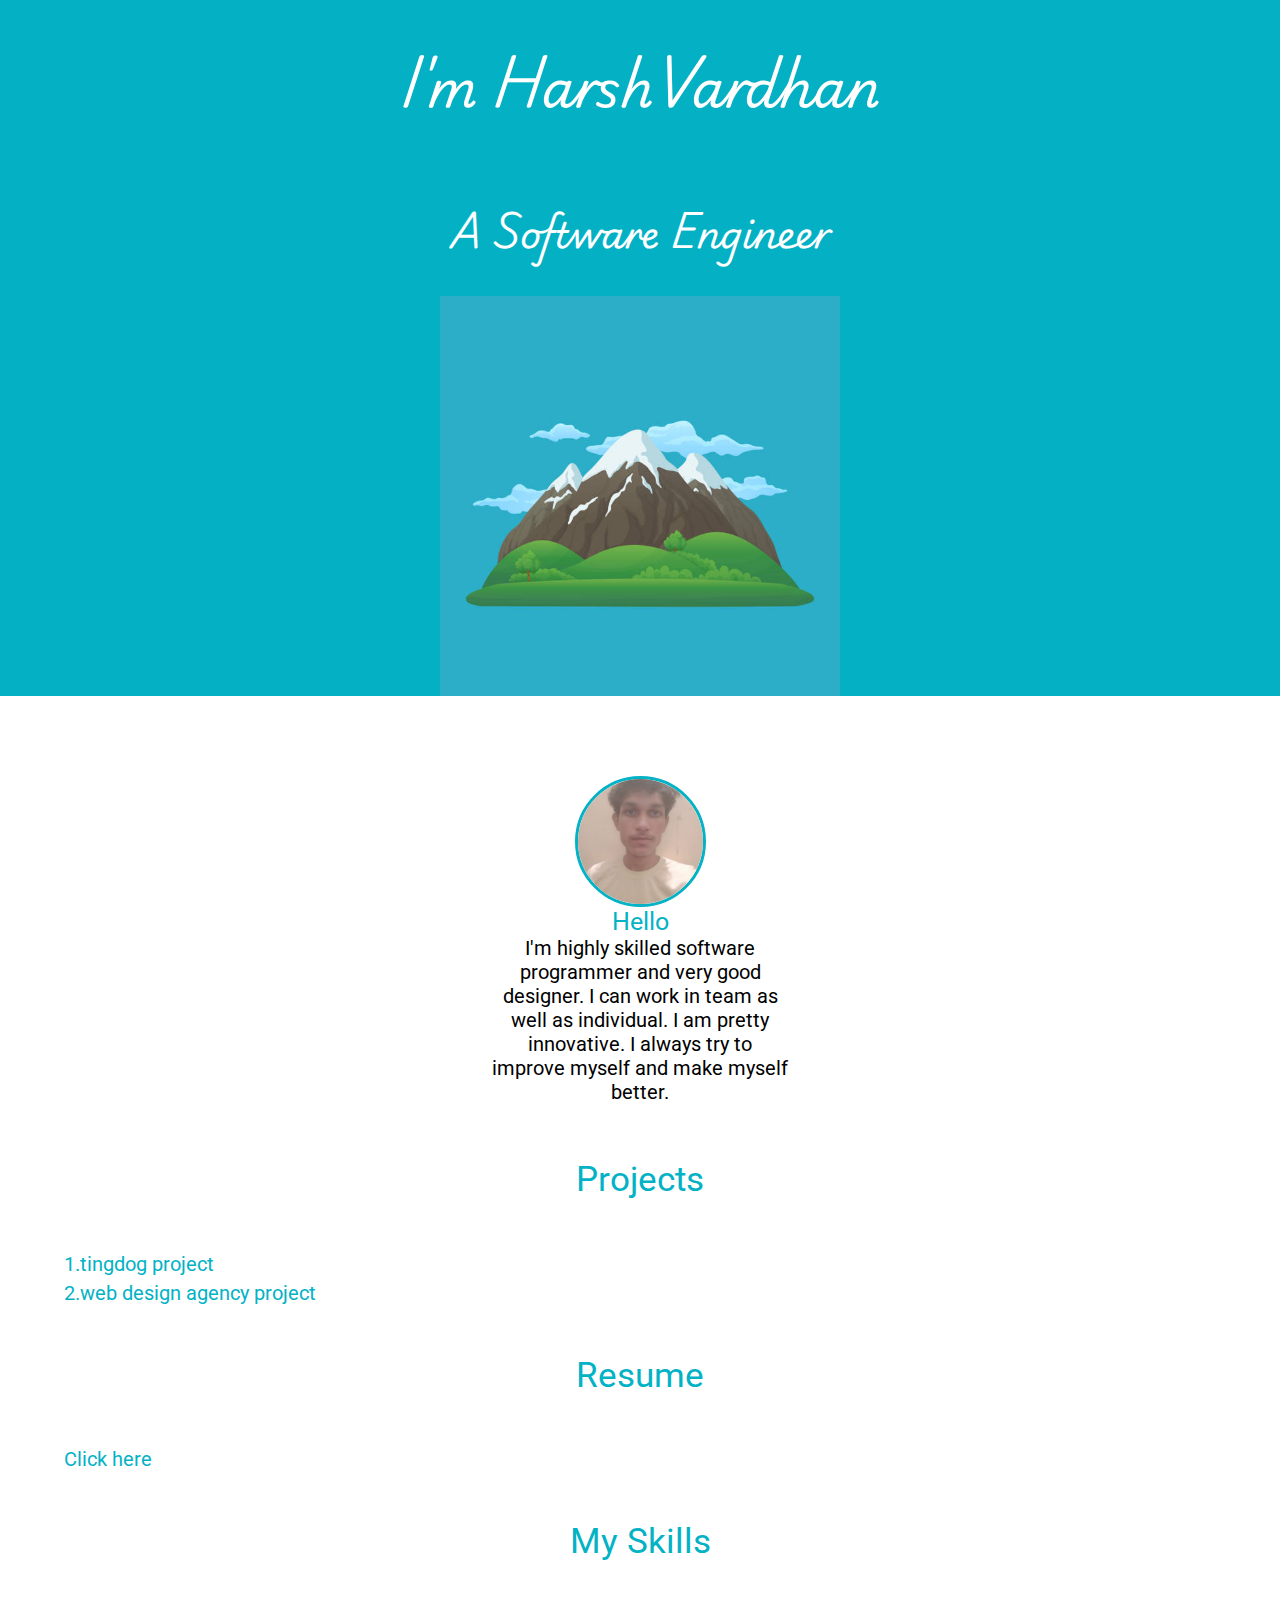
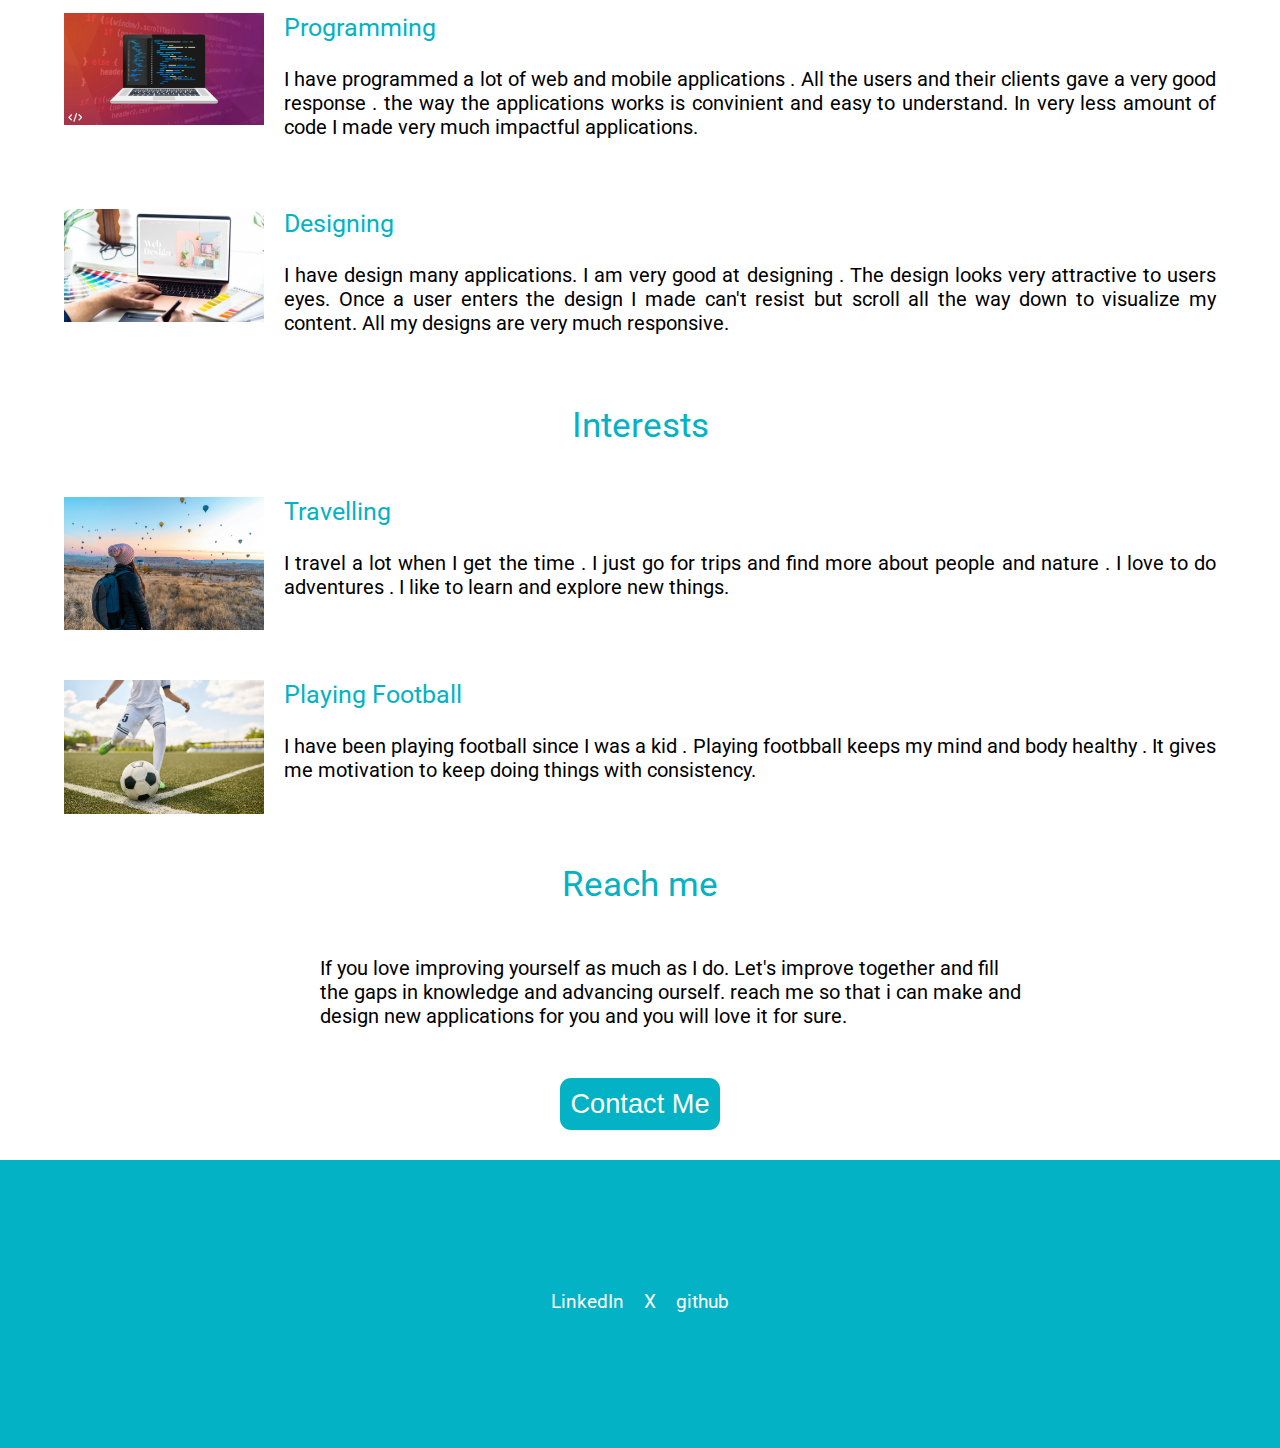
<file: index.html>
<!DOCTYPE html>
<html lang="en">
<head>
  <meta charset="UTF-8">
  <title>Harsh Vardhan</title>
  <link rel="preconnect" href="https://fonts.googleapis.com">
<link rel="preconnect" href="https://fonts.gstatic.com" crossorigin>
<link href="https://fonts.googleapis.com/css2?family=Roboto:ital,wght@0,100;0,400;1,400&display=swap" rel="stylesheet">
  <link rel="preconnect" href="https://fonts.googleapis.com">
<link rel="preconnect" href="https://fonts.gstatic.com" crossorigin>
<link href="https://fonts.googleapis.com/css2?family=Playwrite+AU+TAS&display=swap" rel="stylesheet">
  <link rel="stylesheet" href="./style.css">
</head>
<body>
  <!--hero section-->
    <section>
      <div class="header">
        <h1>I'm HarshVardhan</h1>
        <h2>A Software Engineer</h2>
        <img src="./pictures/background image.jpg" class="background-image">
      </div>
    </section>
    <!--background section-->
    <section>
    <div class="background">  
      <img src="./pictures/my pic.jpg" class="my-pic">
      <h3 class="alignment hello">Hello</h3>
      <p class="profile">I'm highly skilled software programmer and very good designer. I can work in team as well as individual. I am pretty innovative. I always try to improve myself and make myself better.</p>
    </div>
  </section>
  <!--projects and  resume section-->
    <section>
      <h3 class="align">Projects</h3>
      <div class="projects">
            <a class="project-link" href="./Tin dog project/index.html">1.tingdog project</a>
            <a class="project-link" href="./web design agency project/index.html">2.web design agency project</a>
      </div>
      <h3 class="align">Resume</h3>
      <div class="projects">
        <a href="./capstone project 1/index.html">Click here</a>
      </div>
    </section>

  <!--skills section-->
    <section>
      <h3 class="align">My Skills</h3>
      <div class="card">
        <img src="./pictures/programming image.png" class="tile-image">
        <div>
        <h3 class="alignment">Programming</h3>
        <p>I have programmed a lot of web  and mobile applications . All the users and their clients gave a very good  response . the way the applications  works is  convinient and easy to understand. In very less amount of code I made very much impactful applications.</p>
      </div>
      </div>
      <div class="card">
      <img src="./pictures/web design.jpg" class="tile-image">
      <div>
      <h3 class="alignment">Designing</h3>
      <p>I have design many applications. I am very good at designing . The design looks very attractive to users eyes. Once a user enters the design I made can't resist but scroll all the way down to visualize my content. All my designs are very much responsive.</p>
      </div>
    </div>
    </section>

    <!--about me section-->
    <section>
      <h3 class="align">Interests</h3>
      <div class="card">
        <img src="./pictures/travelling.jpg" class="tile-image">
        <div>
        <h3 class="alignment">Travelling</h3>
        <p>I travel a lot when I get the time . I just go for trips and find more about people and nature . I love to do adventures . I like to learn and explore new things.</p>
      </div>
      </div>
      <div class="card">
      <img src="./pictures/football.jpg" class="tile-image">
      <div>
      <h3 class="alignment">Playing Football</h3>
      <p> I have been playing football since I was a kid . Playing footbball keeps my mind and body healthy . It gives me motivation to keep doing things with consistency.</p>
      </div>
    </div>
    </section>
    <!--contact me section--> 
    <section>
      <h3 class="align">Reach me</h3>
      <div class="contact">
        <p class="contact-info">If you love improving yourself as much as I do.
        Let's improve together and fill the gaps in knowledge and advancing ourself. 
        reach me so that i can make and design new applications for you and you will love it for sure.</p>
        <div class="contact-button-description">
        <button class="contact-button">Contact Me</button>
      </div>
      </div>
    </section>
     <!--footer section--> 
     <section>
    <div class="footer">
      <a href="https://www.linkedin.com/in/harshvardhan-singh-5a2538320?lipi=urn%3Ali%3Apage%3Ad_flagship3_profile_view_base_contact_details%3Bi1aumMyMTV2RXoqMERK2Pg%3D%3D" class="footer-link">LinkedIn</a>
      <a href="https://x.com/HarshVardh75578" class="footer-link">X</a>
      <a href="https://github.com/Harshvardhan280404" class="footer-link">github</a>
    </div>
     </section>
</body>
</html>
</file>
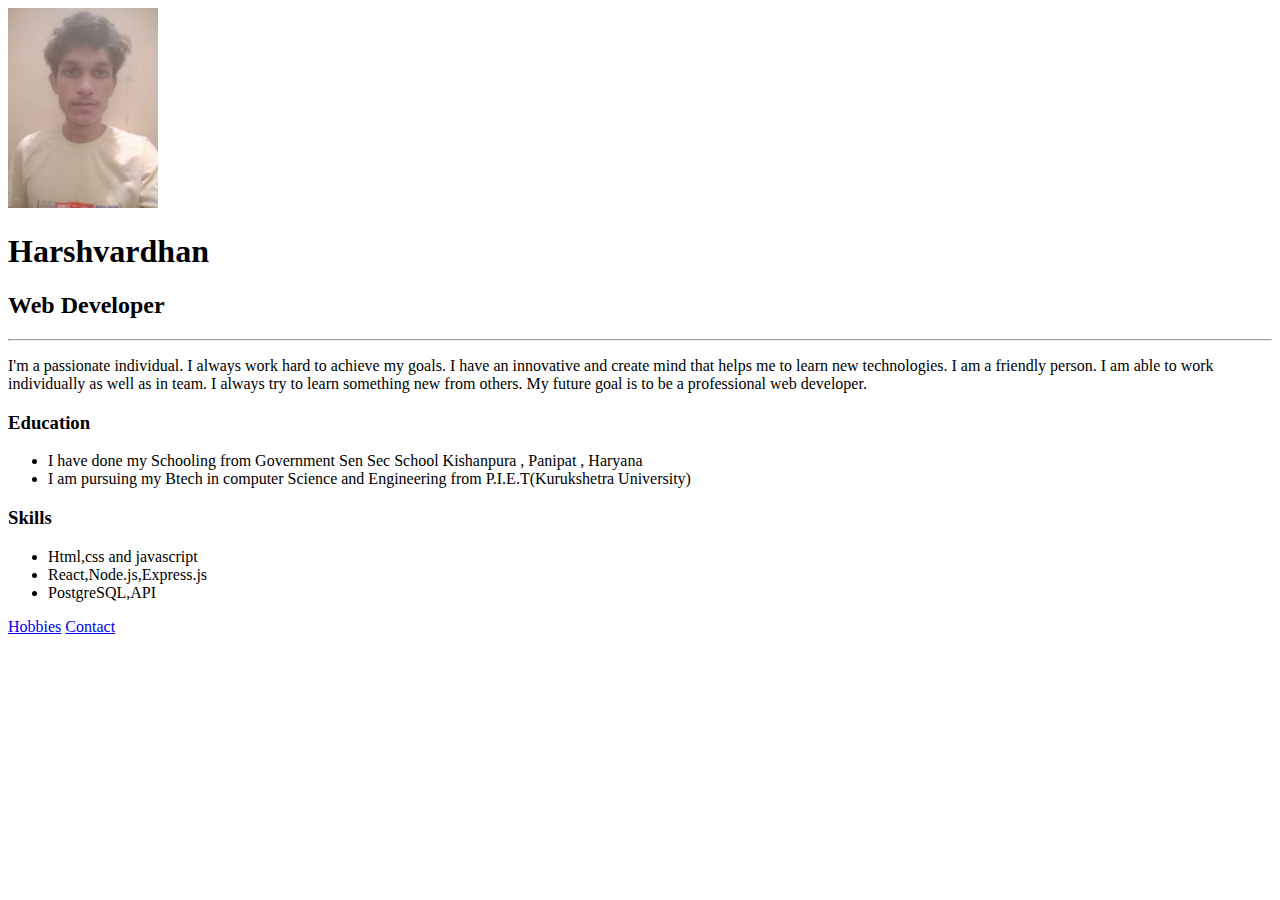
<file: capstone project 1/index.html>
<!DOCTYPE html>
<html lang="en">
<head>
  <meta charset="UTF-8">
  <title>My Resume</title>
</head>
<body>
  <img src="my pic.jpg" height="200" />
  <h1>Harshvardhan</h1>
  <h2>Web Developer</h2>

  <hr />
  <p>
  I'm a passionate individual. I always work hard to achieve my goals. I have an innovative and create mind that helps me to learn new technologies. I am a friendly person. I am able to work individually as well as in team. I always try to learn something new from others. My future goal is to be a professional web developer.
</p>
<h3>Education</h3>
<p>
  <ul>
    <li>I have done my Schooling from Government Sen Sec School Kishanpura , Panipat , Haryana</li>
    <li>I am pursuing my Btech in computer Science and Engineering from P.I.E.T(Kurukshetra University)</li>
  </ul>
</p>
<h3>Skills</h3>
<p>
  <ul>
    <li>Html,css and javascript</li>
    <li>React,Node.js,Express.js</li>
    <li>PostgreSQL,API</li>
  </ul>
</p>
<a href="hobbies.html">Hobbies</a>
<a href="contact.html">Contact</a>
</body>
</body>
</html>
</file>
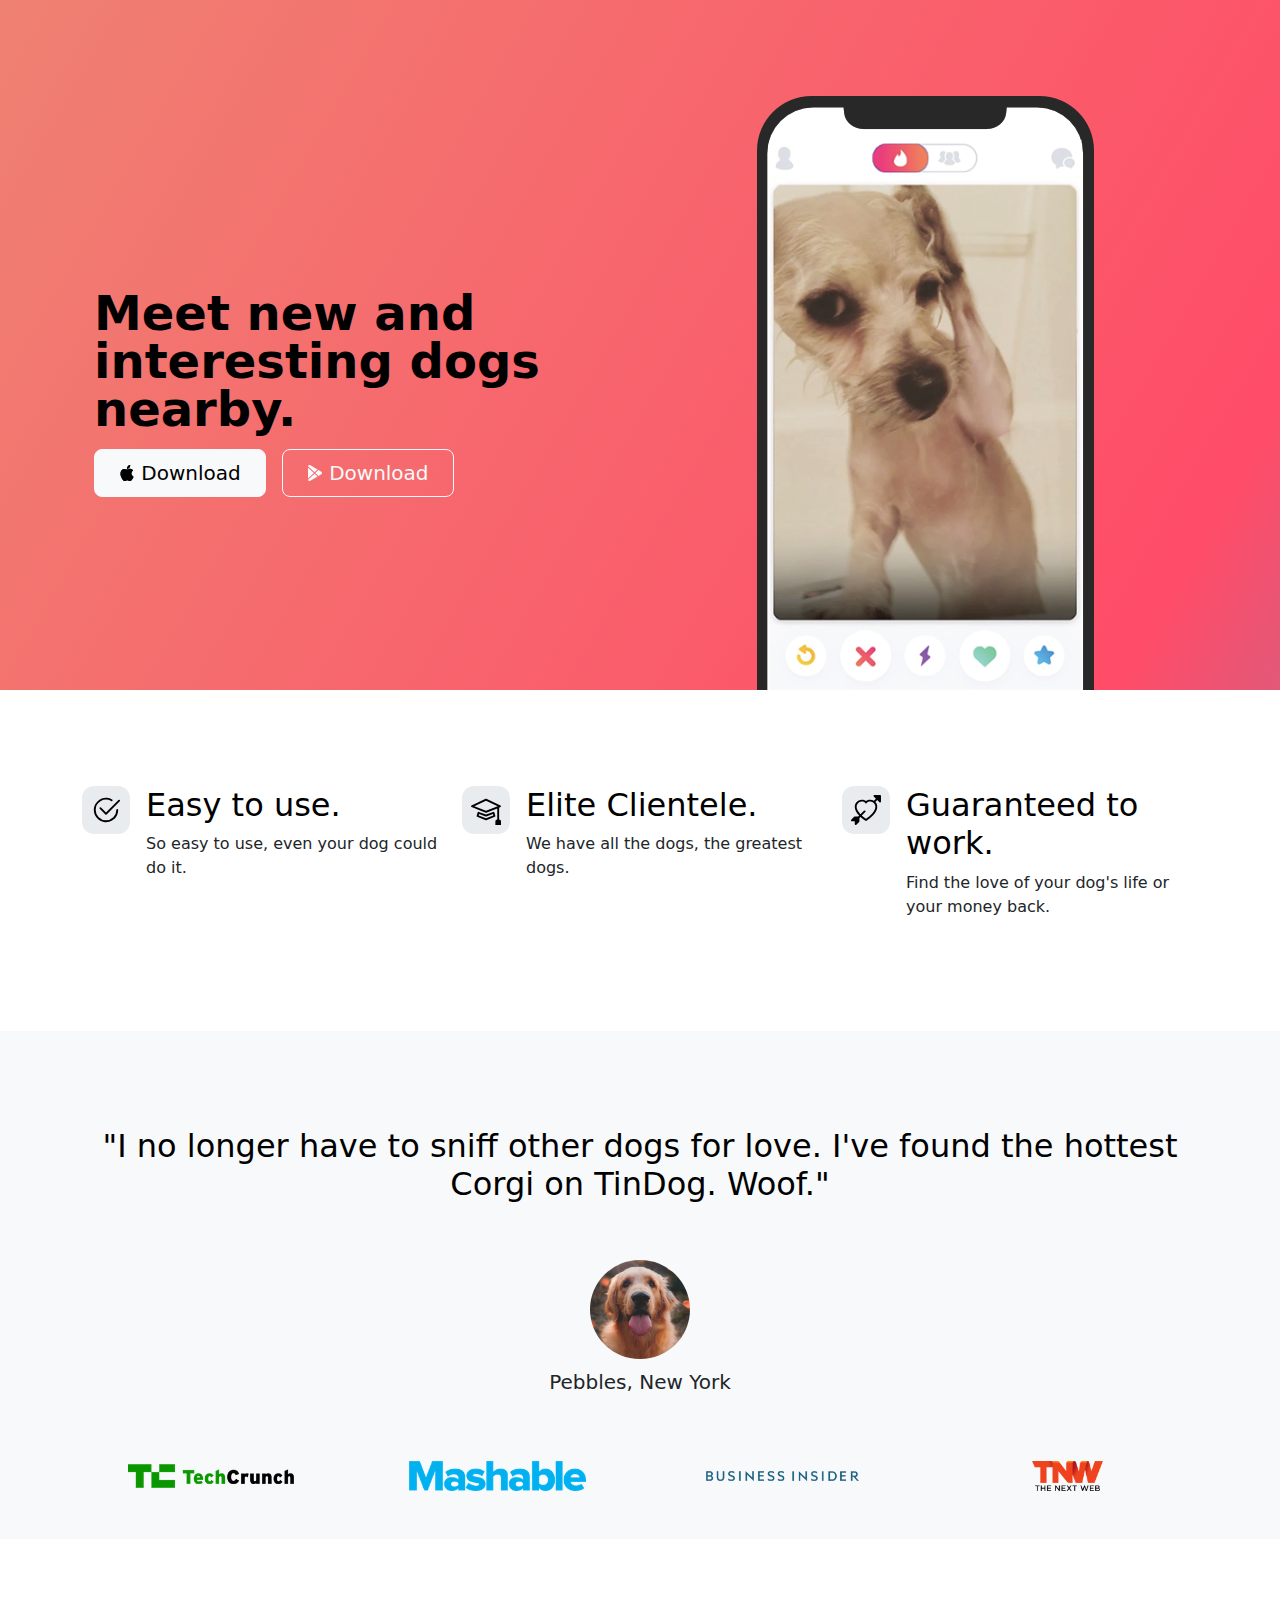
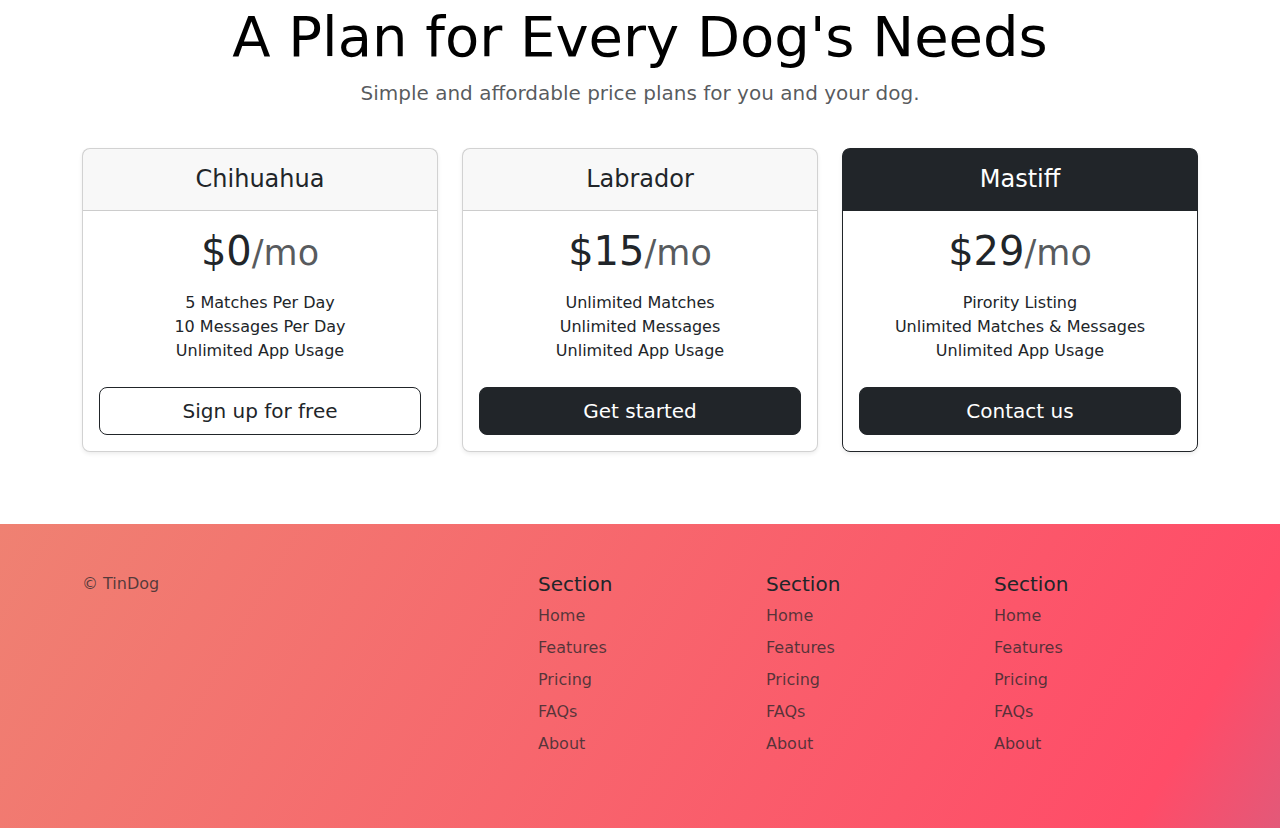
<file: Tin dog project/index.html>
<!DOCTYPE html>
<html lang="en">

<head>
  <meta charset="UTF-8">
  <meta name="viewport" content="width=device-width, initial-scale=1.0">
  <title>TinDog</title>
  <link href="https://cdn.jsdelivr.net/npm/bootstrap@5.3.3/dist/css/bootstrap.min.css" rel="stylesheet" integrity="sha384-QWTKZyjpPEjISv5WaRU9OFeRpok6YctnYmDr5pNlyT2bRjXh0JMhjY6hW+ALEwIH" crossorigin="anonymous">
  <link rel="stylesheet" href="./style.css">
</head>

<body>

  <!-- Title -->
  <section class="gradient-background" id="title" >
    <div class="container col-xxl-8 px-4 pt-5">
      <div class="row flex-lg-row-reverse align-items-center g-5 pt-5">
        <div class="col-10 col-sm-8 col-lg-6">
          <img src="./images/iphone.png" class="d-block mx-lg-auto img-fluid" alt="iphone dog image"  height="200" loading="lazy">
        </div>
        <div class="col-lg-6">
          <h1 class="display-5 fw-bold text-body-emphasis lh-1 mb-3">Meet new and interesting dogs nearby.</h1>
          
          <div class="d-grid gap-2 d-md-flex justify-content-md-start">
            <button type="button" class="btn btn-light btn-lg px-4 me-md-2">
              <svg xmlns="http://www.w3.org/2000/svg" width="16" height="16" fill="currentColor"
                class="bi bi-apple mb-1" viewBox="0 0 16 16">
<path
                  d="M11.182.008C11.148-.03 9.923.023 8.857 1.18c-1.066 1.156-.902 2.482-.878 2.516.024.034 1.52.087 2.475-1.258.955-1.345.762-2.391.728-2.43Zm3.314 11.733c-.048-.096-2.325-1.234-2.113-3.422.212-2.189 1.675-2.789 1.698-2.854.023-.065-.597-.79-1.254-1.157a3.692 3.692 0 0 0-1.563-.434c-.108-.003-.483-.095-1.254.116-.508.139-1.653.589-1.968.607-.316.018-1.256-.522-2.267-.665-.647-.125-1.333.131-1.824.328-.49.196-1.422.754-2.074 2.237-.652 1.482-.311 3.83-.067 4.56.244.729.625 1.924 1.273 2.796.576.984 1.34 1.667 1.659 1.899.319.232 1.219.386 1.843.067.502-.308 1.408-.485 1.766-.472.357.013 1.061.154 1.782.539.571.197 1.111.115 1.652-.105.541-.221 1.324-1.059 2.238-2.758.347-.79.505-1.217.473-1.282Z" />
<path
                  d="M11.182.008C11.148-.03 9.923.023 8.857 1.18c-1.066 1.156-.902 2.482-.878 2.516.024.034 1.52.087 2.475-1.258.955-1.345.762-2.391.728-2.43Zm3.314 11.733c-.048-.096-2.325-1.234-2.113-3.422.212-2.189 1.675-2.789 1.698-2.854.023-.065-.597-.79-1.254-1.157a3.692 3.692 0 0 0-1.563-.434c-.108-.003-.483-.095-1.254.116-.508.139-1.653.589-1.968.607-.316.018-1.256-.522-2.267-.665-.647-.125-1.333.131-1.824.328-.49.196-1.422.754-2.074 2.237-.652 1.482-.311 3.83-.067 4.56.244.729.625 1.924 1.273 2.796.576.984 1.34 1.667 1.659 1.899.319.232 1.219.386 1.843.067.502-.308 1.408-.485 1.766-.472.357.013 1.061.154 1.782.539.571.197 1.111.115 1.652-.105.541-.221 1.324-1.059 2.238-2.758.347-.79.505-1.217.473-1.282Z" />
</svg>
              Download
            </button>
            <button type="button" class="btn btn-outline-light btn-lg px-4">
              <svg xmlns="http://www.w3.org/2000/svg" width="16" height="16" fill="currentColor"
                class="bi bi-google-play mb-1" viewBox="0 0 16 16">
<path
                  d="M14.222 9.374c1.037-.61 1.037-2.137 0-2.748L11.528 5.04 8.32 8l3.207 2.96 2.694-1.586Zm-3.595 2.116L7.583 8.68 1.03 14.73c.201 1.029 1.36 1.61 2.303 1.055l7.294-4.295ZM1 13.396V2.603L6.846 8 1 13.396ZM1.03 1.27l6.553 6.05 3.044-2.81L3.333.215C2.39-.341 1.231.24 1.03 1.27Z" />
</svg>
              Download
            </button>
          </div>
        </div>
      </div>
    </div>
  </section>
  <!-- Features -->
  <section id="features">
    <div class="container mt-5 mb-5">
    <div class="row g-4 py-5 row-cols-1 row-cols-lg-3">
      <div class="col d-flex align-items-start">
        <div class="icon-square text-body-emphasis bg-body-secondary d-inline-flex align-items-center justify-content-center fs-4 flex-shrink-0 me-3">
          <svg xmlns="http://www.w3.org/2000/svg" height="30" fill="currentColor" class="bi bi-check2-circle"
                        viewBox="0 0 16 16">
          <path
                          d="M2.5 8a5.5 5.5 0 0 1 8.25-4.764.5.5 0 0 0 .5-.866A6.5 6.5 0 1 0 14.5 8a.5.5 0 0 0-1 0 5.5 5.5 0 1 1-11 0z" />
          <path
                          d="M15.354 3.354a.5.5 0 0 0-.708-.708L8 9.293 5.354 6.646a.5.5 0 1 0-.708.708l3 3a.5.5 0 0 0 .708 0l7-7z" />
          </svg> 
        </div>
        <div>
          <h3 class="fs-2 text-body-emphasis">Easy to use.</h3>
          <p>So easy to use, even your dog could do it.</p>
      
        </div>
      </div>
      <div class="col d-flex align-items-start">
        <div class="icon-square text-body-emphasis bg-body-secondary d-inline-flex align-items-center justify-content-center fs-4 flex-shrink-0 me-3">
          <svg xmlns="http://www.w3.org/2000/svg" height="30" fill="currentColor" class="bi bi-mortarboard" viewBox="0 0 16 16">
            <path d="M8.211 2.047a.5.5 0 0 0-.422 0l-7.5 3.5a.5.5 0 0 0 .025.917l7.5 3a.5.5 0 0 0 .372 0L14 7.14V13a1 1 0 0 0-1 1v2h3v-2a1 1 0 0 0-1-1V6.739l.686-.275a.5.5 0 0 0 .025-.917l-7.5-3.5ZM8 8.46 1.758 5.965 8 3.052l6.242 2.913L8 8.46Z"></path>
            <path d="M4.176 9.032a.5.5 0 0 0-.656.327l-.5 1.7a.5.5 0 0 0 .294.605l4.5 1.8a.5.5 0 0 0 .372 0l4.5-1.8a.5.5 0 0 0 .294-.605l-.5-1.7a.5.5 0 0 0-.656-.327L8 10.466 4.176 9.032Zm-.068 1.873.22-.748 3.496 1.311a.5.5 0 0 0 .352 0l3.496-1.311.22.748L8 12.46l-3.892-1.556Z"></path>
          </svg>
        </div>
        <div>
          <h3 class="fs-2 text-body-emphasis">Elite Clientele.</h3>
          <p>We have all the dogs, the greatest dogs.</p>
       
        </div>
      </div>
      <div class="col d-flex align-items-start">
        <div class="icon-square text-body-emphasis bg-body-secondary d-inline-flex align-items-center justify-content-center fs-4 flex-shrink-0 me-3">
          <svg xmlns="http://www.w3.org/2000/svg" height="30" fill="currentColor" class="bi bi-arrow-through-heart"
              viewBox="0 0 16 16">
<path fill-rule="evenodd"
                d="M2.854 15.854A.5.5 0 0 1 2 15.5V14H.5a.5.5 0 0 1-.354-.854l1.5-1.5A.5.5 0 0 1 2 11.5h1.793l.53-.53c-.771-.802-1.328-1.58-1.704-2.32-.798-1.575-.775-2.996-.213-4.092C3.426 2.565 6.18 1.809 8 3.233c1.25-.98 2.944-.928 4.212-.152L13.292 2 12.147.854A.5.5 0 0 1 12.5 0h3a.5.5 0 0 1 .5.5v3a.5.5 0 0 1-.854.354L14 2.707l-1.006 1.006c.236.248.44.531.6.845.562 1.096.585 2.517-.213 4.092-.793 1.563-2.395 3.288-5.105 5.08L8 13.912l-.276-.182a21.86 21.86 0 0 1-2.685-2.062l-.539.54V14a.5.5 0 0 1-.146.354l-1.5 1.5Zm2.893-4.894A20.419 20.419 0 0 0 8 12.71c2.456-1.666 3.827-3.207 4.489-4.512.679-1.34.607-2.42.215-3.185-.817-1.595-3.087-2.054-4.346-.761L8 4.62l-.358-.368c-1.259-1.293-3.53-.834-4.346.761-.392.766-.464 1.845.215 3.185.323.636.815 1.33 1.519 2.065l1.866-1.867a.5.5 0 1 1 .708.708L5.747 10.96Z" />
</svg>
        </div>
        <div>
          <h3 class="fs-2 text-body-emphasis">Guaranteed to work.</h3>
          <p>Find the love of your dog's life or your money back.</p>
        
        </div>
      </div>
    </div>
  </div>
  </section>
  <!-- Testimonial -->
  <section id="testimonial">
    <div class="my-5">
    <div class=" text-center p-5 mb-5 bg-body-tertiary">
      <div class="container py-5">
        <h2 class="text-body-emphasis">"I no longer have to sniff other dogs for love. I've found the hottest Corgi on TinDog. Woof."</h2>
       <img src="./images/dog-img.jpg" class="dog mt-5" alt="dog image">
       <p class="col-lg-8 mx-auto lead mt-2">
        Pebbles, New York
      </p>
    </div>
    <div class="container">
      <div class="row">
        <div class="col-lg-3 col-sm-12">
          <img src="./images/techcrunch.png" alt="techcrunch" height="30">
        </div>
        <div class="col-lg-3 col-sm-12">
          <img src="./images/mashable.png" alt="mashable" height="30">
        </div>
        <div class="col-lg-3 col-sm-12">
          <img src="./images/bizinsider.png" alt="bizinsider" height="30">
        </div>
        <div class="col-lg-3 col-sm-12">
          <img src="./images/tnw.png" alt="tnw" height="30">
        </div>
      </div>
    </div> 
   </div>
  </div>
  </section>
  <!-- Pricing -->
  <section id="pricing">
    <div class="container">
    <div class="pricing-header p-3 pb-md-4 mx-auto text-center">
      <h2 class="display-4 fw-normal text-body-emphasis">A Plan for Every Dog's Needs</h2>
      <p class="fs-5 text-body-secondary">Simple and affordable price plans for you and your dog.</p>
    </div>
    <div class="row row-cols-1 row-cols-md-3 mb-3  text-center">
      <div class="col">
        <div class="card mb-4 rounded-3 shadow-sm">
          <div class="card-header py-3">
            <h4 class="my-0 fw-normal">Chihuahua</h4>
          </div>
          <div class="card-body">
            <h1 class="card-title pricing-card-title">$0<small class="text-body-secondary fw-light">/mo</small></h1>
            <ul class="list-unstyled mt-3 mb-4">
              <li>5 Matches Per Day</li>
              <li>10 Messages Per Day</li>
              <li>Unlimited App Usage</li>
            </ul>
            <button type="button" class="w-100 btn btn-lg btn-outline-dark">Sign up for free</button>
          </div>
        </div>
      </div>
      <div class="col">
        <div class="card mb-4 rounded-3 shadow-sm">
          <div class="card-header py-3">
            <h4 class="my-0 fw-normal">Labrador</h4>
          </div>
          <div class="card-body">
            <h1 class="card-title pricing-card-title">$15<small class="text-body-secondary fw-light">/mo</small></h1>
            <ul class="list-unstyled mt-3 mb-4">
              <li>Unlimited Matches</li>
              <li>Unlimited Messages</li>
              <li>Unlimited App Usage</li>
            </ul>
            <button type="button" class="w-100 btn btn-lg btn-dark">Get started</button>
          </div>
        </div>
      </div>
      <div class="col">
        <div class="card mb-4 rounded-3 shadow-sm border-dark">
          <div class="card-header py-3 text-bg-dark border-dark">
            <h4 class="my-0 fw-normal">Mastiff</h4>
          </div>
          <div class="card-body">
            <h1 class="card-title pricing-card-title">$29<small class="text-body-secondary fw-light">/mo</small></h1>
            <ul class="list-unstyled mt-3 mb-4">
              <li>Pirority Listing</li>
              <li>Unlimited Matches & Messages</li>
              <li>Unlimited App Usage</li>
            </ul>
            <button type="button" class="w-100 btn btn-lg btn-dark">Contact us</button>
          </div>
        </div>
      </div>
    </div>
  </div>
  </section>
  <!-- Footer -->
  <section id="footer" class="gradient-background">
    <div class="container">
    <footer class="row row-cols-1 row-cols-sm-2 row-cols-md-5 py-5 mt-5 ">
      <div class="col mb-3">
        <p class="text-body-secondary">© TinDog</p>
      </div>
  
      <div class="col mb-3">
  
      </div>
  
      <div class="col mb-3">
        <h5>Section</h5>
        <ul class="nav flex-column">
          <li class="nav-item mb-2"><a href="#" class="nav-link p-0 text-body-secondary">Home</a></li>
          <li class="nav-item mb-2"><a href="#" class="nav-link p-0 text-body-secondary">Features</a></li>
          <li class="nav-item mb-2"><a href="#" class="nav-link p-0 text-body-secondary">Pricing</a></li>
          <li class="nav-item mb-2"><a href="#" class="nav-link p-0 text-body-secondary">FAQs</a></li>
          <li class="nav-item mb-2"><a href="#" class="nav-link p-0 text-body-secondary">About</a></li>
        </ul>
      </div>
  
      <div class="col mb-3">
        <h5>Section</h5>
        <ul class="nav flex-column">
          <li class="nav-item mb-2"><a href="#" class="nav-link p-0 text-body-secondary">Home</a></li>
          <li class="nav-item mb-2"><a href="#" class="nav-link p-0 text-body-secondary">Features</a></li>
          <li class="nav-item mb-2"><a href="#" class="nav-link p-0 text-body-secondary">Pricing</a></li>
          <li class="nav-item mb-2"><a href="#" class="nav-link p-0 text-body-secondary">FAQs</a></li>
          <li class="nav-item mb-2"><a href="#" class="nav-link p-0 text-body-secondary">About</a></li>
        </ul>
      </div>
  
      <div class="col mb-3">
        <h5>Section</h5>
        <ul class="nav flex-column">
          <li class="nav-item mb-2"><a href="#" class="nav-link p-0 text-body-secondary">Home</a></li>
          <li class="nav-item mb-2"><a href="#" class="nav-link p-0 text-body-secondary">Features</a></li>
          <li class="nav-item mb-2"><a href="#" class="nav-link p-0 text-body-secondary">Pricing</a></li>
          <li class="nav-item mb-2"><a href="#" class="nav-link p-0 text-body-secondary">FAQs</a></li>
          <li class="nav-item mb-2"><a href="#" class="nav-link p-0 text-body-secondary">About</a></li>
        </ul>
      </div>
    </footer>
  </div>
  </section>
</body>

</html>
</file>
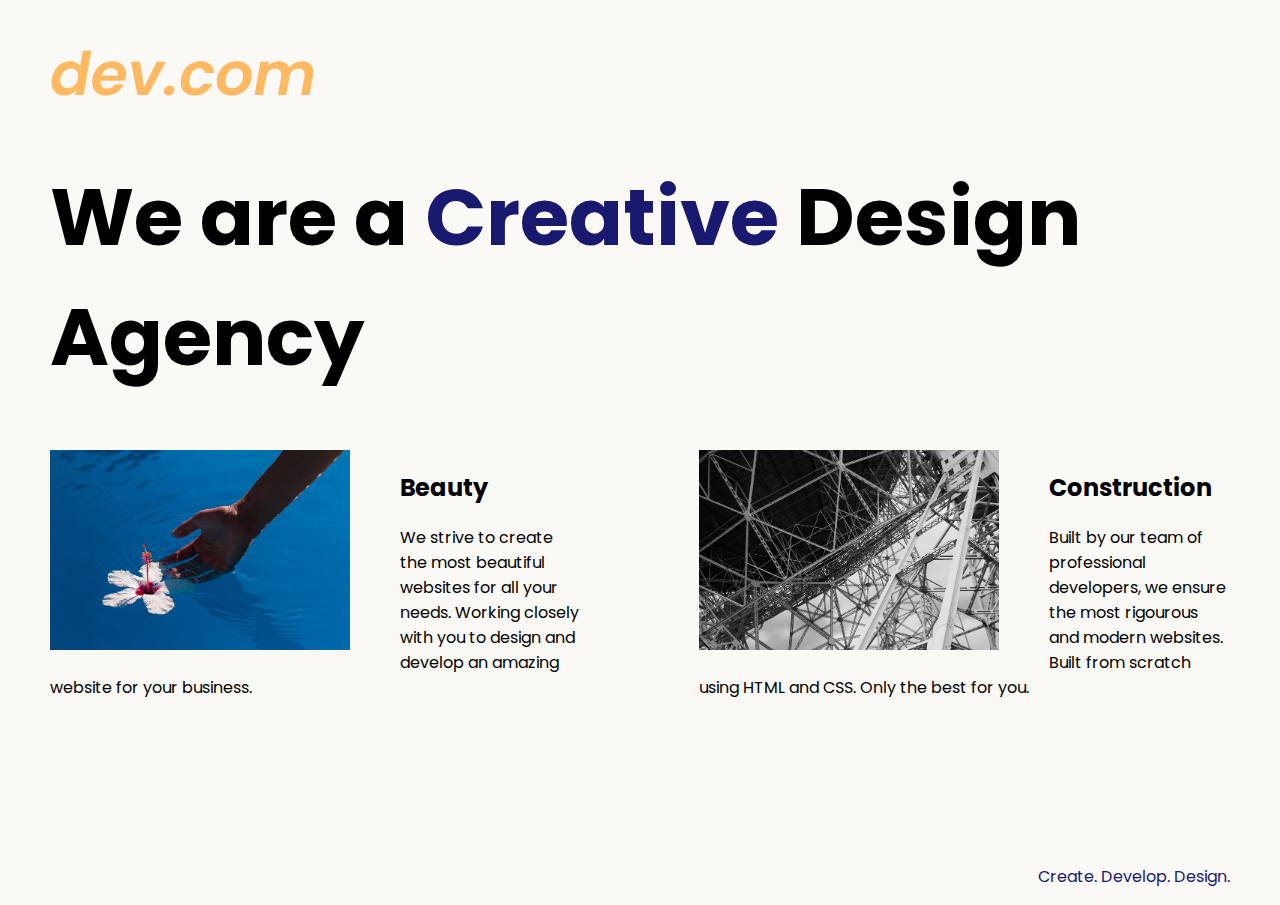
<file: web design agency project/index.html>
<!DOCTYPE html>
<html lang="en">

<head>
  <meta charset="UTF-8">
  <meta name="viewport" content="width=device-width, initial-scale=1.0">
  <title>Agency</title>
  <link rel="stylesheet" href="./style.css">
  <link rel="preconnect" href="https://fonts.googleapis.com">
  <link rel="preconnect" href="https://fonts.gstatic.com" crossorigin>
  <link href="https://fonts.googleapis.com/css2?family=Poppins:wght@400;700&display=swap" rel="stylesheet">
</head>

<body>
  <div class="main">
    <img class="logo" src="./assets/images/logo.png" alt="logo">
    <h1>We are a <span>Creative</span> Design Agency</h1>
    <div class="left card"><img class="tile-image" src="./assets/images/beautiful.jpg" alt="hand and flower in water">
      <h2 class="card-title">Beauty</h2>
      <p class="card-text">We strive to create the most beautiful websites for all your needs. Working closely with you
        to
        design and
        develop an amazing website for your business.</p>
    </div>

    <div class="right card"><img class="tile-image" src="./assets/images/construction.jpg" alt="metal structure">
      <h2 class="card-title">Construction</h2>
      <p>Built by our team of professional developers, we ensure the most rigourous and modern websites. Built from
        scratch using HTML and CSS. Only the best for you.</p>
    </div>

  </div>
  <footer>
    <p>Create. Develop. Design.</p>
  </footer>
</body>

</html>
</file>
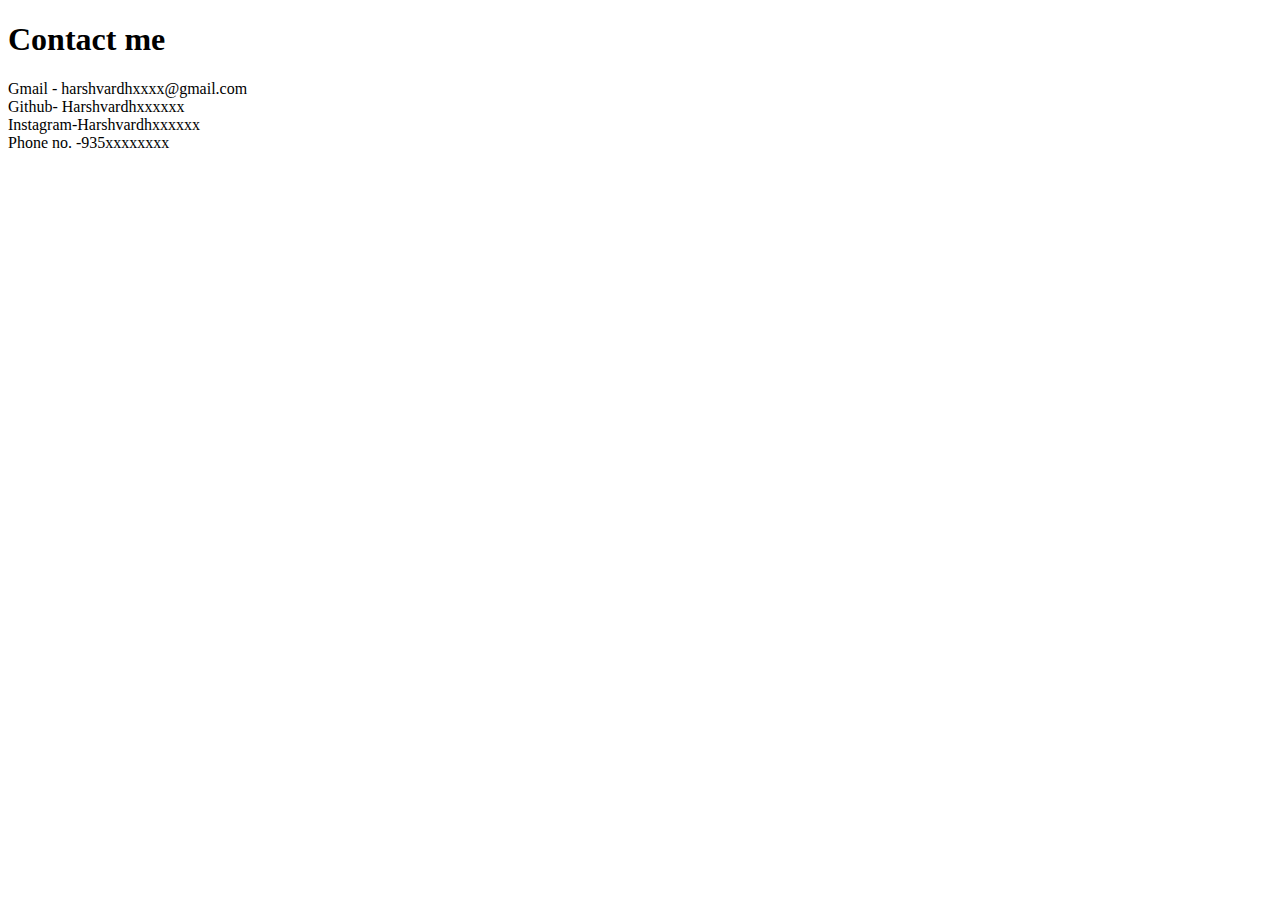
<file: capstone project 1/contact.html>
<!DOCTYPE html>
<html lang="en">
<head>
  <meta charset="UTF-8">
  <title>Contact Harshvardhan</title>
</head>
<body>
  <h1>Contact me</h1>
  <p>
    Gmail - harshvardhxxxx@gmail.com<br />
    Github- Harshvardhxxxxxx<br />
    Instagram-Harshvardhxxxxxx<br />
    Phone no. -935xxxxxxxx
  </p>
</body>
</html>
</file>
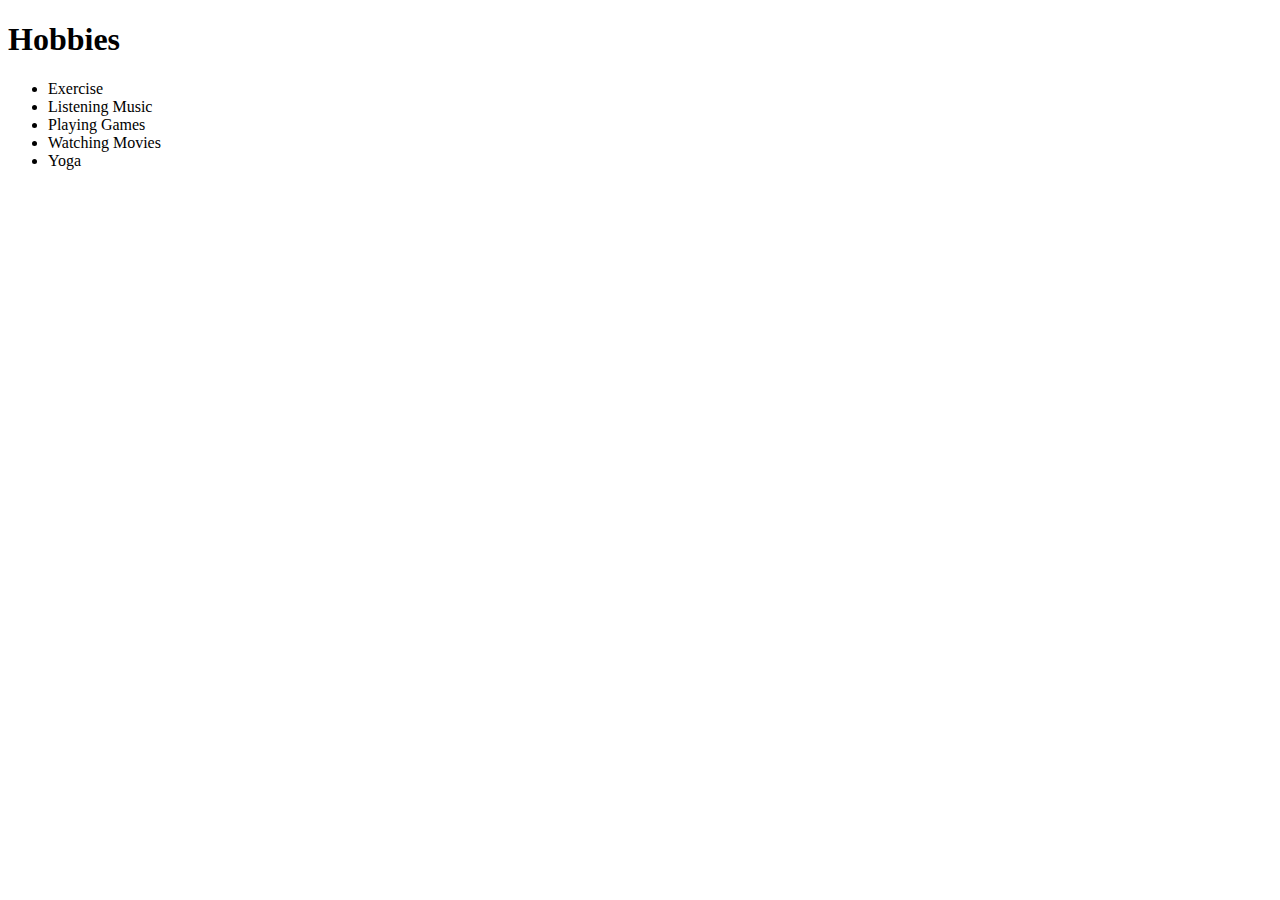
<file: capstone project 1/hobbies.html>
<!DOCTYPE html>
<html lang="en">
<head>
  <meta charset="UTF-8">
  <title>Harshvardhan's hobbies</title>
</head>
<body>
  <h1>Hobbies</h1>
  <p>
    <ul>

    <li>Exercise</li>
    <li>Listening Music</li>
    <li>Playing Games</li>
    <li>Watching Movies</li>
    <li>Yoga</li>
    </ul>
  </p>
</body>
</html>
</file>
<file: style.css>
body{
  height: 150rem;
  margin: 0;
  font-family: "Roboto", sans-serif;
}
.header{
background-color: rgb(4, 177, 196);
display: flex;
flex-direction: column;
flex: 1;
align-items: center;
justify-content: center;
font-size: 1.5rem;
color: white;
font-family: "Playwrite AU TAS", cursive;;
}
.background-image{
  height: 400px;
}
h1{
  font-size: 3.2rem;
  font-weight: 400;
}
h2{
  font-weight: 400;
}
h3{
  font-weight: 400;
}
.my-pic{
  width: 125px;
  display: block;
  height: 125px;
  object-fit: cover;
  border-radius: 50%;
  border-style: solid;
  border-color: rgb(3, 178, 197);
}
.profile{
  width: 300px;
  margin-top: 0;
}
.hello{
  margin-bottom: 0;
  font-size: 25px;
  color: rgb(3, 178, 197);
}
p{
  font-size: 20px;
}
.background{
  display: flex;
  flex-direction: column;
  font-size: auto;
  flex: 1;
  align-items: center;
  text-align: center;
  margin-top: 80px;
}
.projects{
  font-size: auto;
  margin-top: 50px;
  margin-bottom: 50px;
  margin-left: 5%;
}
.align{
  display: flex;
  justify-content: center;
  margin-bottom: 4%;
  font-size: 35px;
  color: rgb(3, 178, 197);
}
a{
  display: block;
  margin-bottom: 5px;
  text-decoration: none;
  font-size: 20px;
  color: rgb(3, 178, 197);
}
.tile-image{
  width: 200px;
  margin-right: 20px;
}
.card{
  display: grid;
  grid-template-columns: auto auto;
  margin-left: 5%;
  margin-right: 5%;
  margin-bottom: 50px;
  font-size: auto;
  text-align: justify;
  align-items: top;
}
.alignment{
  margin-top: 0;
  font-size: 25px;
  color: rgb(3, 178, 197);
}
.contact{
  font-size: auto;
}
.contact-info{
  width:auto;
  margin-left: 25%;
  margin-right: 20%;
}
.contact-button{
  padding: 10px;
  margin-top: 30px;
  margin-bottom: 30px;
  font-size: 1.7rem;
  background-color: rgb(3, 178, 197);
  border-radius: 11px;
  border-style: none;
  color: white;
  cursor: pointer;
}
.contact-button-description{
  display: flex;
  justify-content: center;
}
.footer{
  background-color: rgb(3, 178, 197);
  display: flex;
  flex: 1;
  height: 18rem;
  align-items: center;
  justify-content: center;
  gap: 20px;
}
.footer-link{
  color: white;
  font-size: 1.2rem;
}
</file>
<file: Tin dog project/style.css>
.gradient-background {
  background: linear-gradient(300deg, #00bfff, #ff4c68, #ef8172);
  background-size: 180% 180%;
  animation: gradient-animation 18s ease infinite;
}

@keyframes gradient-animation {
  0% {
    background-position: 0% 50%;
  }
  50% {
    background-position: 100% 50%;
  }
  100% {
    background-position: 0% 50%;
  }
}

.icon-square {
  width: 3rem;
  height: 3rem;
  border-radius: 0.75rem;
}

.profile-img {
  height: 100px;
  border-radius: 50%;
}
 .dog{
  width: 100px;
  border-radius: 50%;
  margin-top: 30px;
 }
 .techcrunch{
  width: 150px;
  margin: 55px;
 }
 .mashable{
  width: 170px;
  margin: 55px;
 }
 .business{
  width: 180px;
  margin: 55px;
 }
 .tnw{
  width: 70px;
 }
 .container-fluid{
    background: linear-gradient(300deg, #00bfff, #ff4c68, #ef8172);
    background-size: 180% 180%;
    animation: gradient-animation 18s ease infinite;

 }
</file>
<file: web design agency project/style.css>
body {
  font-family: "Poppins", sans-serif;
  margin: 50px 50px 0 50px;
  background-color: #faf9f6;
  display: flex;
  flex-direction: column;
  min-height: 95vh;
}
.main {
  flex: 1;
}
h1{
  font-size: 5rem;
}
footer {
  text-align: right;
  color: midnightblue;
}
span {
  color: midnightblue;
}
.tile-image {
  height: 200px;
  float: left;
  margin-right: 50px;
}
.card{
  width: 45%;
}
.left {
  float: left;
}
.right {
  float: right;
}
@media (max-width: 680px) {

  .logo{
    width: 100px;
  }

  h1{
    font-size: 3.5rem;
    text-align: center;
  }

  .card{
    width: 100%;
    display: block;
    margin-bottom: 30px;
    text-align: justify;
  }
  .card img {
    margin-bottom: 10px;
    width: 100%;
    display: inline;
    object-fit: cover;
  }
}
</file>
